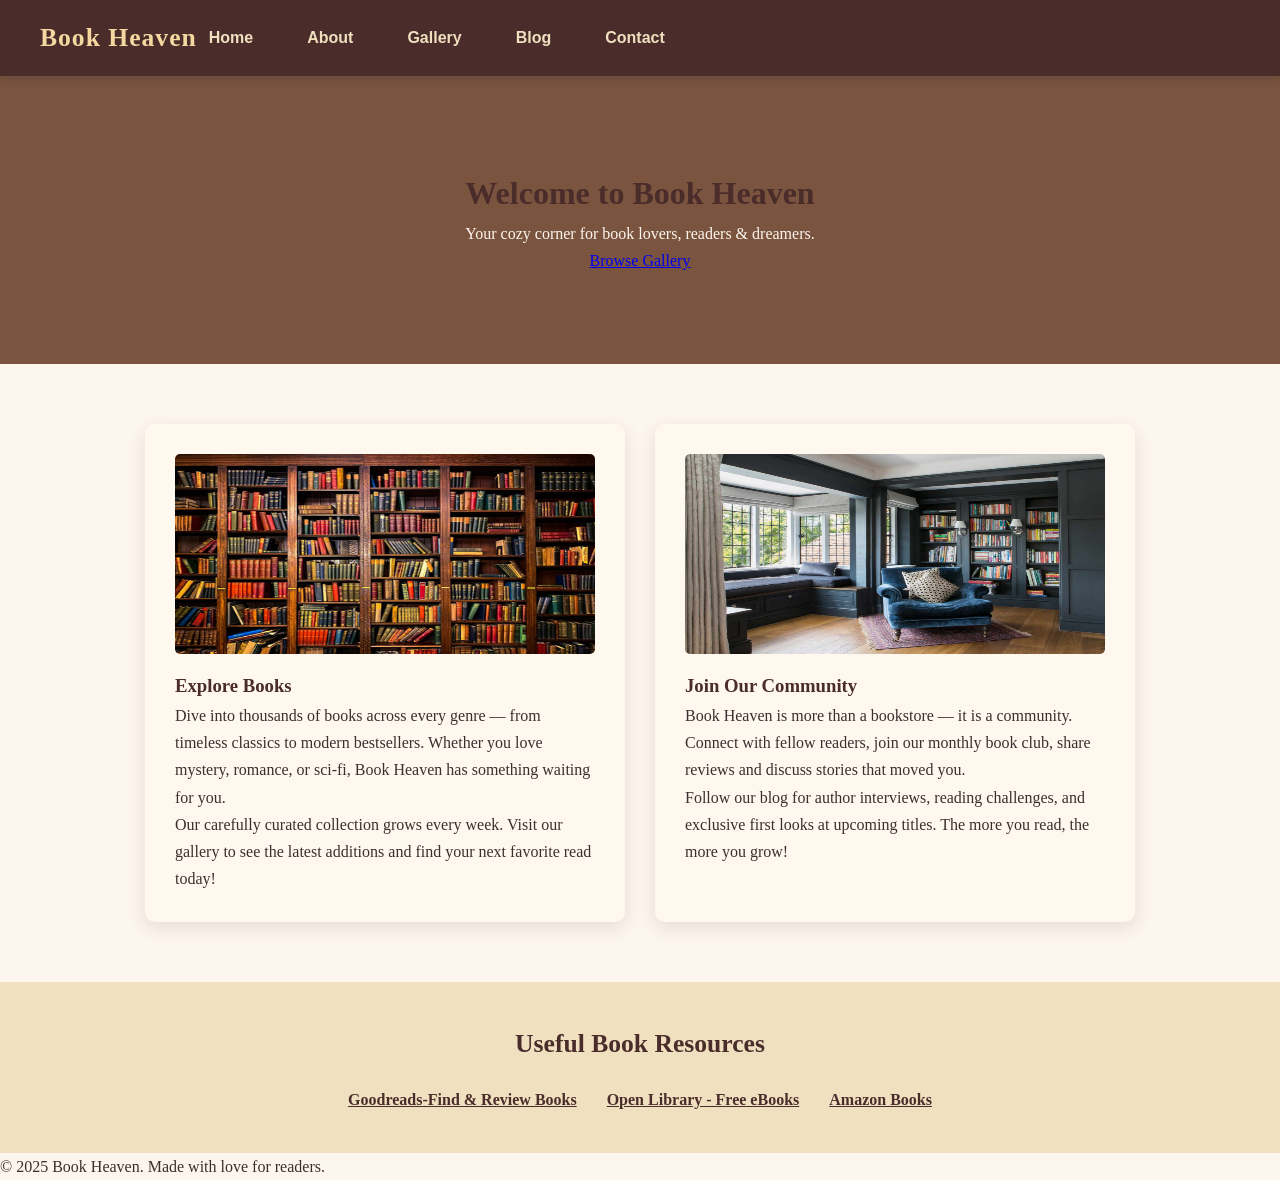
<file: index.html>
<html lang="en">
<head>
  <meta charset="UTF-8">
  <meta name="viewport" content="width=device-width, initial-scale=1.0">
  <title>Book Heaven - HomePage</title>
  <link rel="stylesheet" href="index.css">
</head>

<body>

  <div class="navbar">
    <div class="logo">Book Heaven</div>
    <ul class="nav-links">
      <li><a href="index.html">Home</a></li>
      <li><a href="about.html">About</a></li>
      <li><a href="gallery.html">Gallery</a></li>
      <li><a href="blog.html">Blog</a></li>
      <li><a href="contact.html">Contact</a></li>
    </ul>
    
  </div>

  <div class="hero">
    <h1>Welcome to Book Heaven</h1>
    <p>Your cozy corner for book lovers, readers & dreamers.</p>
    <a href="gallery.html">Browse Gallery</a>
  </div>

  <div class="home-features">

    <div class="feature-card">
      <img src="home1.png" alt="">
      <h3>Explore Books</h3>
      <p>
        Dive into thousands of books across every genre — from timeless classics
        to modern bestsellers. Whether you love mystery, romance, or sci-fi,
        Book Heaven has something waiting for you.
      </p>
      <p>
        Our carefully curated collection grows every week. Visit our gallery to
        see the latest additions and find your next favorite read today!
      </p>
    </div>

    <div class="feature-card">
      <img src="home2.png" alt="">
      <h3>Join Our Community</h3>
      <p>
        Book Heaven is more than a bookstore — it is a community. Connect with
        fellow readers, join our monthly book club, share reviews and discuss
        stories that moved you.
      </p>
      <p>
        Follow our blog for author interviews, reading challenges, and exclusive
        first looks at upcoming titles. The more you read, the more you grow!
      </p>
    </div>

  </div>

  <div class="ex-links">
    <h2>Useful Book Resources</h2>
    <ul>
      <li><a href="https://www.goodreads.com" target="_blank"> Goodreads-Find & Review Books</a></li>
      <li><a href="https://openlibrary.org" target="_blank"> Open Library - Free eBooks</a></li>
      <li><a href="https://www.amazon.com/books" target="_blank"> Amazon Books</a></li>
    </ul>
  </div>

  <div class="footer">
    <p>© 2025 Book Heaven. Made with love for readers.</p>
  </div>

</body>
</html>
</file>
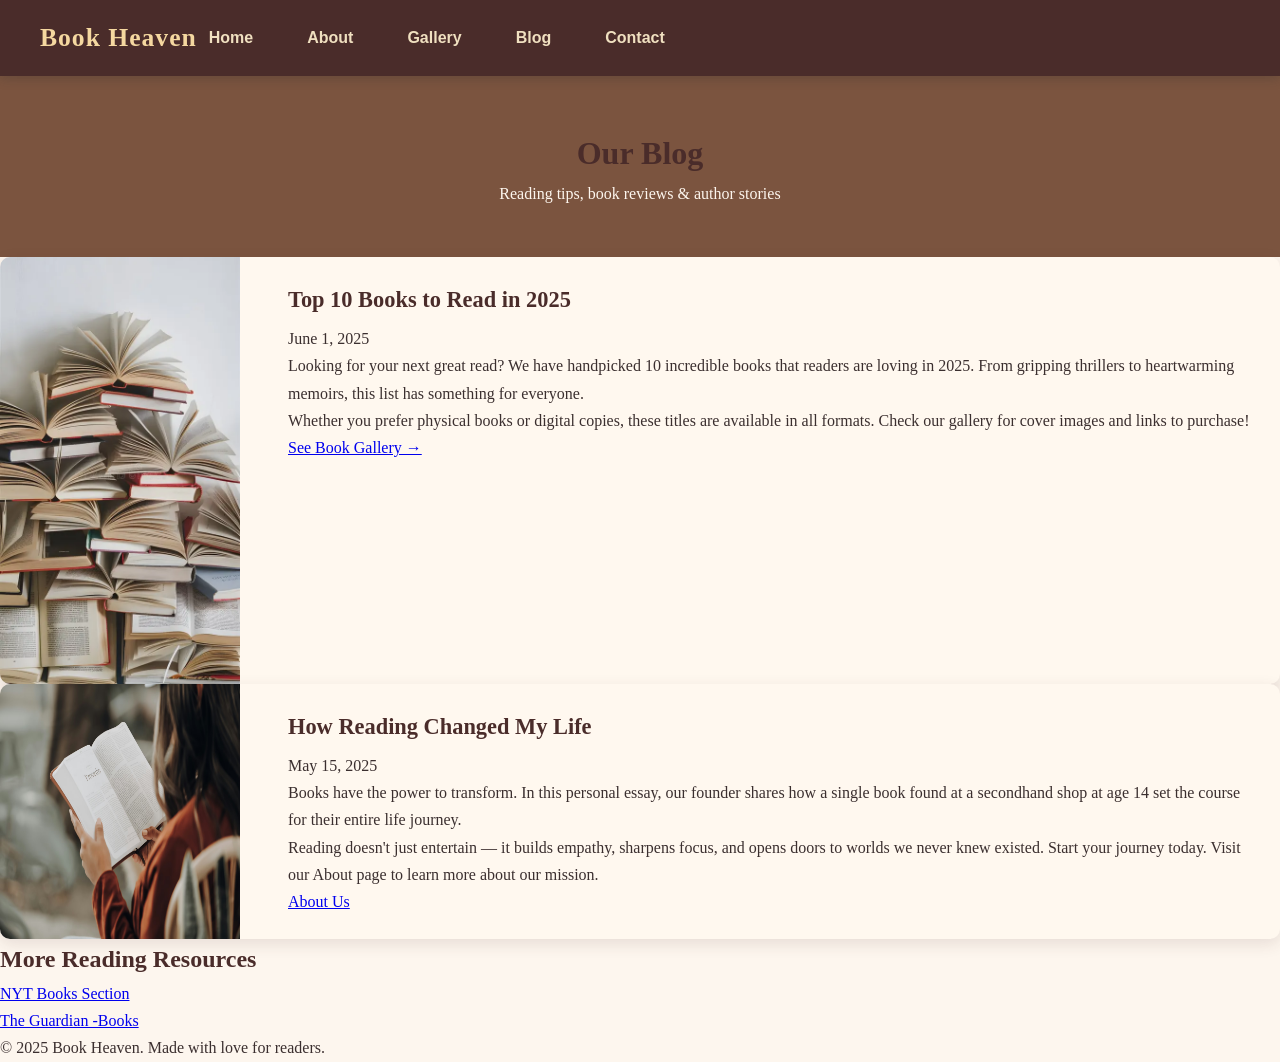
<file: blog.html>
<html lang="en">
<head>
  <meta charset="UTF-8">
  <meta name="viewport" content="width=device-width, initial-scale=1.0">
  <title>Book Heaven - Blog</title>
  <link rel="stylesheet" href="index.css"/>
</head>
<body>

  <!--NAVIGATION BAR -->
  <div class="navbar">
    <div class="logo"> Book Heaven</div>
    <ul class="nav-links">
      <li><a href="index.html">Home</a></li>
      <li><a href="about.html">About</a></li>
      <li><a href="gallery.html">Gallery</a></li>
      <li><a href="blog.html">Blog</a></li>
      <li><a href="contact.html">Contact</a></li>
    </ul>
  </div>

  
  <div class="page-header">
    <h1>Our Blog</h1>
    <p>Reading tips, book reviews & author stories</p>
  </div>
  <div class="blog-section">

    <div class="blog-card">
      <img src="blog1.png" alt="">
      <div class="blog-content">
        <h2>Top 10 Books to Read in 2025</h2>
        <p class="blog-date">June 1, 2025</p>
        <p>
          Looking for your next great read? We have handpicked 10 incredible
          books that readers are loving in 2025. From gripping thrillers to
          heartwarming memoirs, this list has something for everyone.
        </p>
        <p>
          Whether you prefer physical books or digital copies, these titles
          are available in all formats. Check our gallery for cover images
          and links to purchase!
        </p>
        <a href="gallery.html" class="btn-small">See Book Gallery →</a>
      </div>
    </div>

    <div class="blog-card">
      <img src="blog2.png" alt="">
      <div class="blog-content">
        <h2>How Reading Changed My Life</h2>
        <p class="blog-date">May 15, 2025</p>
        <p>
          Books have the power to transform. In this personal essay, our
          founder shares how a single book found at a secondhand shop at age
          14 set the course for their entire life journey.
        </p>
        <p>
          Reading doesn't just entertain — it builds empathy, sharpens focus,
          and opens doors to worlds we never knew existed. Start your journey
          today. Visit our About page to learn more about our mission.
        </p>
        <a href="about.html" class="btn-small">About Us </a>
      </div>
    </div>

  </div>

  <div class="external-links">
    <h2>More Reading Resources</h2>
    <ul>
      <li><a href="https://www.nytimes.com/section/books" target="_blank"> NYT Books Section</a></li>
      <li><a href="https://www.theguardian.com/books" target="_blank"> The Guardian -Books</a></li>
    </ul>
  </div>

  <div class="footer">
    <p>© 2025 Book Heaven. Made with love for readers.</p>
  </div>

</body>
</html>
</file>
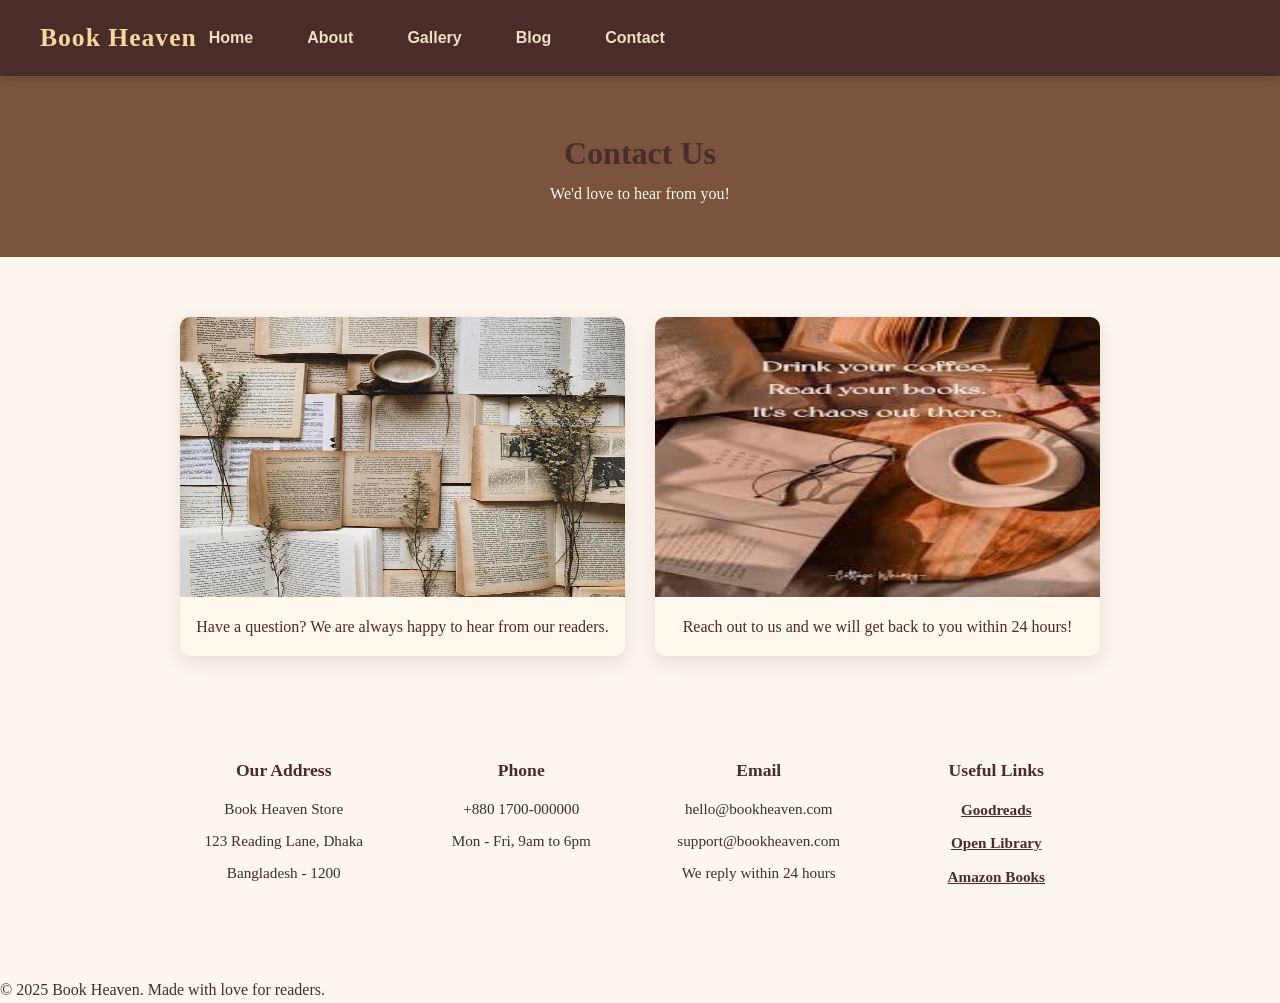
<file: contact.html>
<html lang="en">
<head>
  <meta charset="UTF-8">
  <meta name="viewport" content="width=device-width, initial-scale=1.0">
  <title>Book Heaven - Contact</title>
  <link rel="stylesheet" href="index.css">
</head>
<body>

  <div class="navbar">
    <div class="logo"> Book Heaven</div>
    <ul class="nav-links">
      <li><a href="index.html">Home</a></li>
      <li><a href="about.html">About</a></li>
      <li><a href="gallery.html">Gallery</a></li>
      <li><a href="blog.html">Blog</a></li>
      <li><a href="contact.html">Contact</a></li>
    </ul>
  </div>
  <div class="page-header">
    <h1>Contact Us</h1>
    <p>We'd love to hear from you!</p>
  </div>

  <div class="contact-sec">
    <div class="contact-img-box">
      <img src="contact1.png" alt="">
      <p>Have a question? We are always happy to hear from our readers.</p>
    </div>

    <div class="contact-img-box">
      <img src="contact2.png" alt="">
      <p>Reach out to us and we will get back to you within 24 hours!</p>
    </div>

  </div>

  <div class="office-info">
    <div class="office-box">
      <h3> Our Address</h3>
      <p>Book Heaven Store</p>
      <p>123 Reading Lane, Dhaka</p>
      <p>Bangladesh - 1200</p>
    </div>

    <div class="office-box">
      <h3> Phone</h3>
      <p>+880 1700-000000</p>
      <p>Mon - Fri, 9am to 6pm</p>
    </div>
    <div class="office-box">
      <h3>Email</h3>
      <p>hello@bookheaven.com</p>
      <p>support@bookheaven.com</p>
      <p>We reply within 24 hours</p>
    </div>
    <div class="office-box">
      <h3> Useful Links</h3>
      <ul class="office-links">
        <li><a href="https://www.goodreads.com" target="_blank">Goodreads</a></li>
        <li><a href="https://openlibrary.org" target="_blank">Open Library</a></li>
        <li><a href="https://www.amazon.com/books" target="_blank">Amazon Books</a></li>
      </ul>
    </div>

  </div>
  <div class="footer">
    <p>© 2025 Book Heaven. Made with love for readers.</p>
  </div>

</body>
</html>
</file>
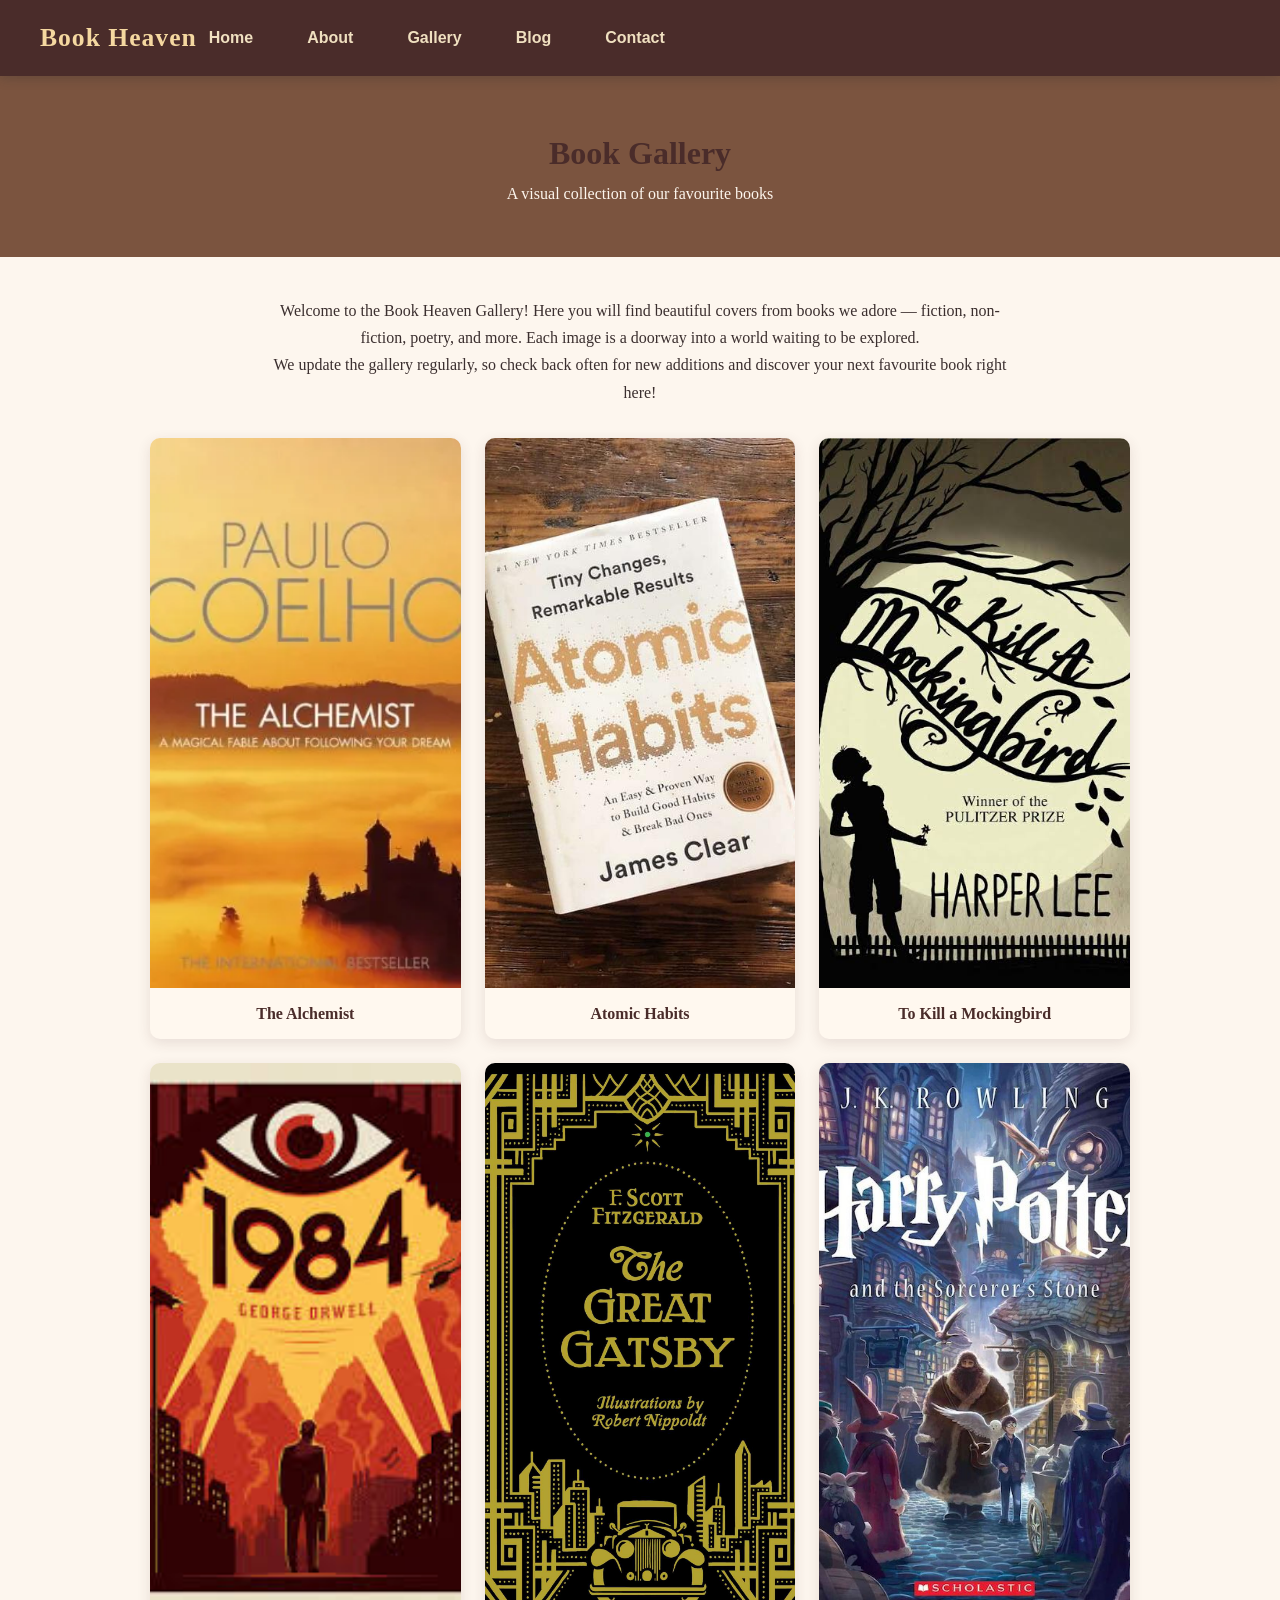
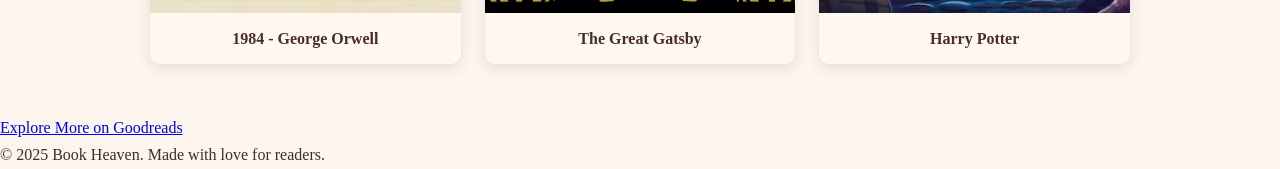
<file: gallery.html>
<html lang="en">
<head>
  <meta charset="UTF-8">
  <meta name="viewport" content="width=device-width, initial-scale=1.0">
  <title>Book Heaven - Gallery</title>
  <link rel="stylesheet" href="index.css">
</head>
<body>

  <!-- NAVIGATION BAR -->
  <div class="navbar">
    <div class="logo"> Book Heaven</div>
    <ul class="nav-links">
      <li><a href="index.html">Home</a></li>
      <li><a href="about.html">About</a></li>
      <li><a href="gallery.html">Gallery</a></li>
      <li><a href="blog.html">Blog</a></li>
      <li><a href="contact.html">Contact</a></li>
    </ul>
  </div>

  <div class="page-header">
    <h1>Book Gallery</h1>
    <p>A visual collection of our favourite books</p>
  </div>

  <div class="gallery">
    <p>
      Welcome to the Book Heaven Gallery! Here you will find beautiful covers
      from books we adore — fiction, non-fiction, poetry, and more. Each image
      is a doorway into a world waiting to be explored.
    </p>
    <p>
      We update the gallery regularly, so check back often for new additions
      and discover your next favourite book right here!
    </p>
  </div>

  <div class="gallery-grid">

    <!-- Book 1 -->
    <div class="gallery-item">
      <img src="book1.png" alt="">
      <p>The Alchemist</p>
    </div>

    <!-- Book 2 -->
    <div class="gallery-item">
      <img src="book2.png" alt="">
      <p>Atomic Habits</p>
    </div>

    <!-- Book 3 -->
    <div class="gallery-item">
      <img src="book3.png" alt="">
      <p>To Kill a Mockingbird</p>
    </div>

    <!-- Book 4 -->
    <div class="gallery-item">
      <img src="book4.png" alt="">
      <p>1984 - George Orwell</p>
    </div>

    <!-- Book 5 -->
    <div class="gallery-item">
      <img src="book5.png" alt="">
      <p>The Great Gatsby</p>
    </div>

    <!-- Book 6 -->
    <div class="gallery-item">
      <img src="book6.png" alt="">
      <p>Harry Potter</p>
    </div>

  </div>

  <div class="center-link">
    <a href="https://www.goodreads.com/list" target="_blank" class="btn">
      Explore More on Goodreads
    </a>
  </div>

  <div class="footer">
    <p>© 2025 Book Heaven. Made with love for readers.</p>
  </div>

</body>
</html>
</file>
<file: index.css>
/*  Reset all*/
* {
  margin: 0;
  padding: 0;
  box-sizing: border-box;
}

body {
  background-color: #fdf6ee;
  color: #3b2f2f;
  font-size: 16px;
  line-height: 1.7;
}

h1, h2, h3 {
  color: #4a2c2a;
}

.navbar {
  display: flex;
  align-items: center;
  background-color: #4a2c2a;
  padding: 16px 40px;
  box-shadow: 0 3px 10px rgba(47, 47, 47, 0.25);
  position: sticky;
  top: 0;
}
.logo {
  font-family: Georgia;
  font-size: 1.6rem;
  color: #f5d8a0;
  font-weight: 700;
  letter-spacing: 1px;
}
.nav-links {
  list-style: none;
  display: flex;
  gap: 30px;
}
.nav-links a {
  text-decoration: none;
  font-family: Arial;
  color: #f0e0c0;
  font-size: 1rem;
  font-weight: 600;
  padding: 6px 12px;
  border-radius: 4px;
}
.hero {
  background: #532209c2;
  color: #fdf6ee;
  text-align: center;
  padding: 90px 20px;
}
.home-features {
  display: flex;
  justify-content: center;
  gap: 30px;
  flex-wrap: wrap;
  padding: 60px 40px;
  max-width: 1100px;
  margin: auto;
}
.feature-card {
  background-color: #fff8ef;
  border-radius: 10px;
  padding: 30px;
  flex: 1 1 300px;
  max-width: 480px;
  box-shadow: 0 6px 18px rgba(74,44,42,0.12);
}
.feature-card img {
  width: 100%;
  height: 200px;
  border-radius: 5px;
  margin-bottom: 16px;
}
.ex-links {
  background-color: #f0e0c0;
  padding: 40px;
  text-align: center;
}
.ex-links h2 {
  margin-bottom: 20px;
  font-size: 1.6rem;
}

.ex-links ul {
  list-style: none;
  display: flex;
  justify-content: center;
  gap: 30px;
  flex-wrap: wrap;
}

.ex-links a {
  color: #4a2c2a;
  text-decoration: underline;
  font-weight: 700;
  font-size: 1rem;
}
.gallery{
  max-width: 800px;
  margin: 40px auto;
  padding: 0 30px;
  text-align: center;
}

.gallery{
  margin-bottom: 12px;
}

.gallery-grid {
  display: grid;
  grid-template-columns: repeat(3, 1fr);
  gap: 24px;
  padding: 20px 60px 50px;
  max-width: 1100px;
  margin: 0 auto;
}
.gallery-item {
  background-color: #fff8ef;
  border-radius: 10px;
  overflow: hidden;
  text-align: center;
  box-shadow: 0 4px 14px rgba(74,44,42,0.12);
}
.gallery-item p {
  padding: 12px;
  font-weight: 700;
  color: #4a2c2a;
  font-family: Georgia;
}
.gallery-item img {
  width: 100%;
  height: 550px;
  object-fit: cover;
}
.blog-card {
  display: flex;
  gap: 24px;
  background-color: #fff8ef;
  border-radius: 10px;
  overflow: hidden;
  box-shadow: 0 5px 16px rgba(74,44,42,0.12);
}
.blog-card img {
  width: 240px;
  min-height: 220px;
}

.blog-content {
  padding: 24px;
}

.blog-content h2 {
  font-size: 1.4rem;
  margin-bottom: 6px;
}
.contact-sec{
  display: flex;
  justify-content: center;
  gap: 30px;
  flex-wrap: wrap;
  padding: 60px 40px;
  max-width: 1000px;
  margin: auto;
}

.contact-img-box {
  flex: 1 1 300px;
  max-width: 450px;
  background-color: #fff8ef;
  border-radius: 10px;
  overflow: hidden;
  box-shadow: 0 6px 18px rgba(74,44,42,0.12);
  text-align: center;
}

.contact-img-box img {
  width: 100%;
  height: 280px;
}

.contact-img-box p {
  padding: 16px;
  color: #4a2c2a;
  font-size: 1rem;
}
.office-info {
  display: flex;
  justify-content: center;
  gap: 30px;
  flex-wrap: wrap;
  padding: 40px;
  max-width: 1000px;
  margin: 0 auto 40px;
}

.office-box {
  flex: 1 1 180px;
  max-width: 220px;
  text-align: center;
}

.office-box h3 {
  font-size: 1.1rem;
  margin-bottom: 10px;
  color: #4a2c2a;
}

.office-box p {
  font-size: 0.95rem;
  color: #3b2f2f;
  margin-bottom: 6px;
}

.office-links {
  list-style: none;
  padding: 0;
}

.office-links li {
  margin-bottom: 6px;
}

.office-links a {
  color: #4a2c2a;
  text-decoration: underline;
  font-size: 0.95rem;
  font-weight: 600;
}
.page-header {
  background-color: #532209c2;
  color: #fdf6ee;
  text-align: center;
  padding: 50px 20px;
}
.about-img img {
  width: 80%;
  height: 380px;
  border-radius: 5px;
  box-shadow: 0 6px 18px rgba(74,44,42,0.15);
}
.about-grid {
  display: grid;
  grid-template-columns: 1fr 1fr;
  gap: 40px;
  padding: 60px 60px;
  max-width: 1100px;
  margin:auto;
  align-items: center;
}
.about-text {
  padding: 20px;
}

.about-text h2 {
  font-size: 1.8rem;
  margin-bottom: 14px;
}
.about-text p {
  margin-bottom: 14px;
}
/* I took some helps from online sources */
</file>
